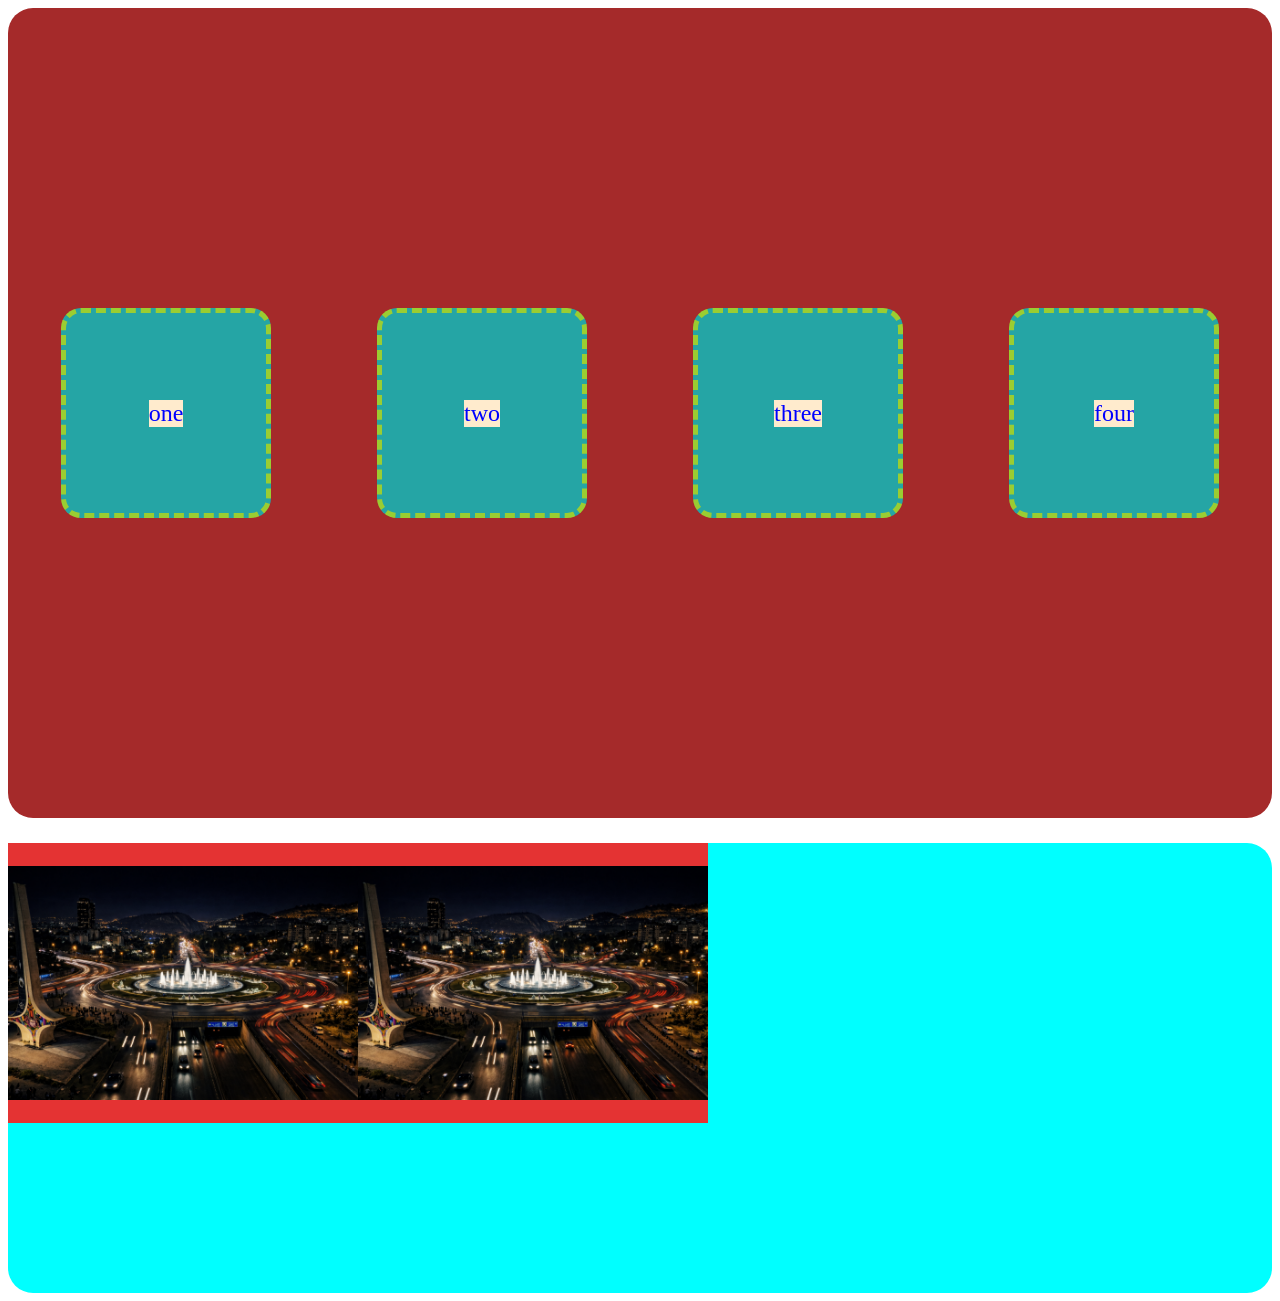
<file: main.html>
<html>
  <header>
    <link rel="stylesheet" href="style2.css" />
    <title>دمشق</title>
  </header>
  <body>
    <div class="main_box">
      <div class="container">
        <p>one</p>
      </div>
      <div class="container">
        <p>two</p>
      </div>
      <div class="container">
        <p>three</p>
      </div>
      <div class="container">
        <p class="paragraf">four</p>
      </div>
    </div>
    <div class="second_box">
      <div class="image_box">
        <img src="./assets/10.png" alt="" class="img1" />
      </div>
      <div class="image_box">
        <img src="./assets/10.png" alt="" class="img1" />

      </div>
    </div>
  </body>
</html>
</file>
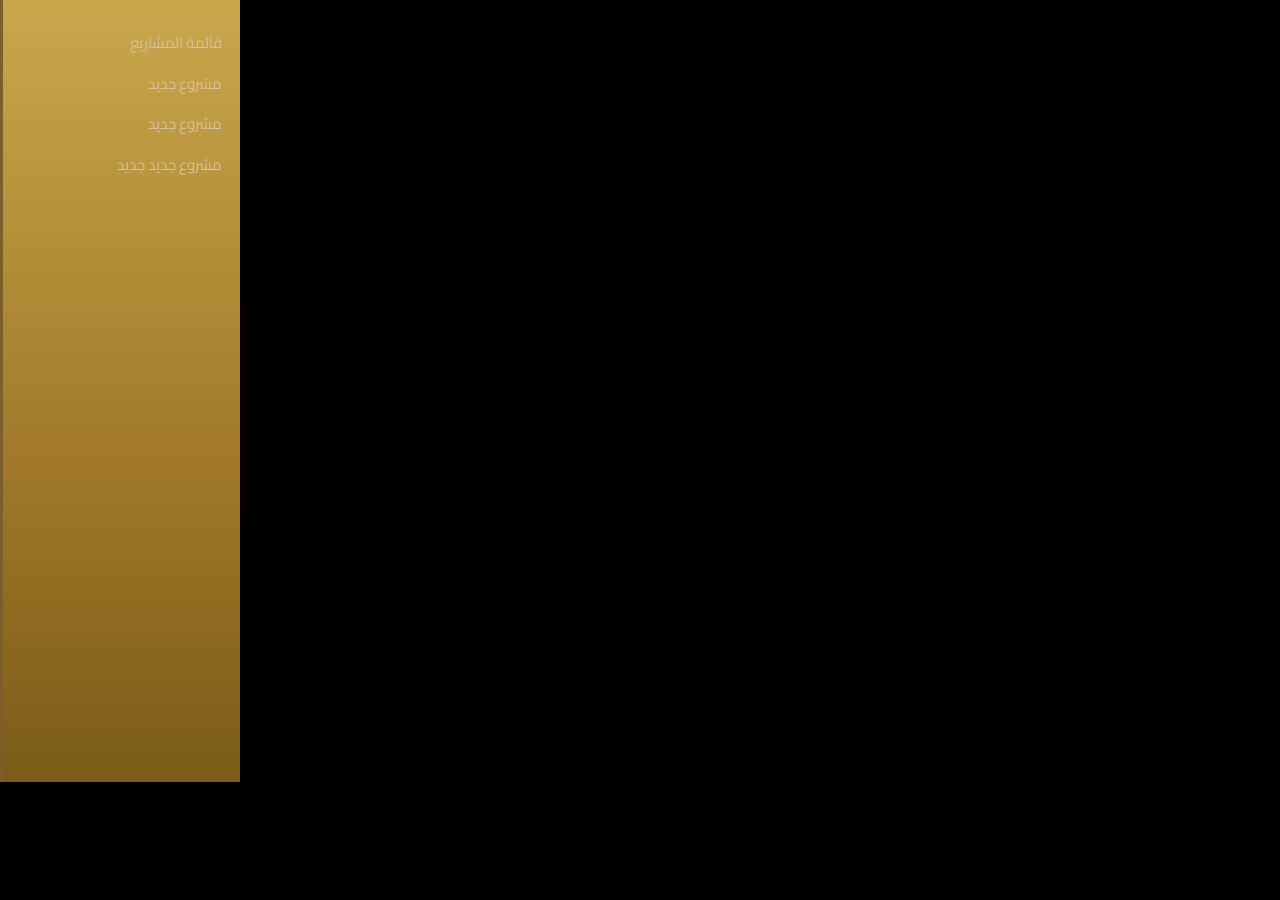
<file: old/moaz_project.html>
<!doctype html>
<html lang="ar" dir="rtl">
  <head>
    <meta charset="UTF-8" />
    <meta name="viewport" content="width=device-width, initial-scale=1.0" />
    <title>دمشق</title>
    <link rel="stylesheet" href="projects_moaz_Style.css" />
    <link
      href="https://fonts.googleapis.com/css2?family=Cairo:wght@300;400;700&display=swap"
      rel="stylesheet"
    />
  </head>
  <body>
    <div class="main_container">
      <div class="projectList">
        <p>قائمة المشاريع</p>
        <p>مشروع جديد</p>
        <p>مشروع جديد</p>
        <p>مشروع جديد جديد</p>
      </div>
      <div>
        <div>
            <div class="div-1"></div>
            <div class="div-2"></div>
        </div>
        <div>
            <div class="div-3"></div>
            <div class="div-4"></div>
            <div class="div-5"></div>
        </div>
        <div>
            <div></div>
            <div></div>
            <div></div>
        </div>
        <div></div>
      </div>
    </div>
  </body>
</html>
</file>
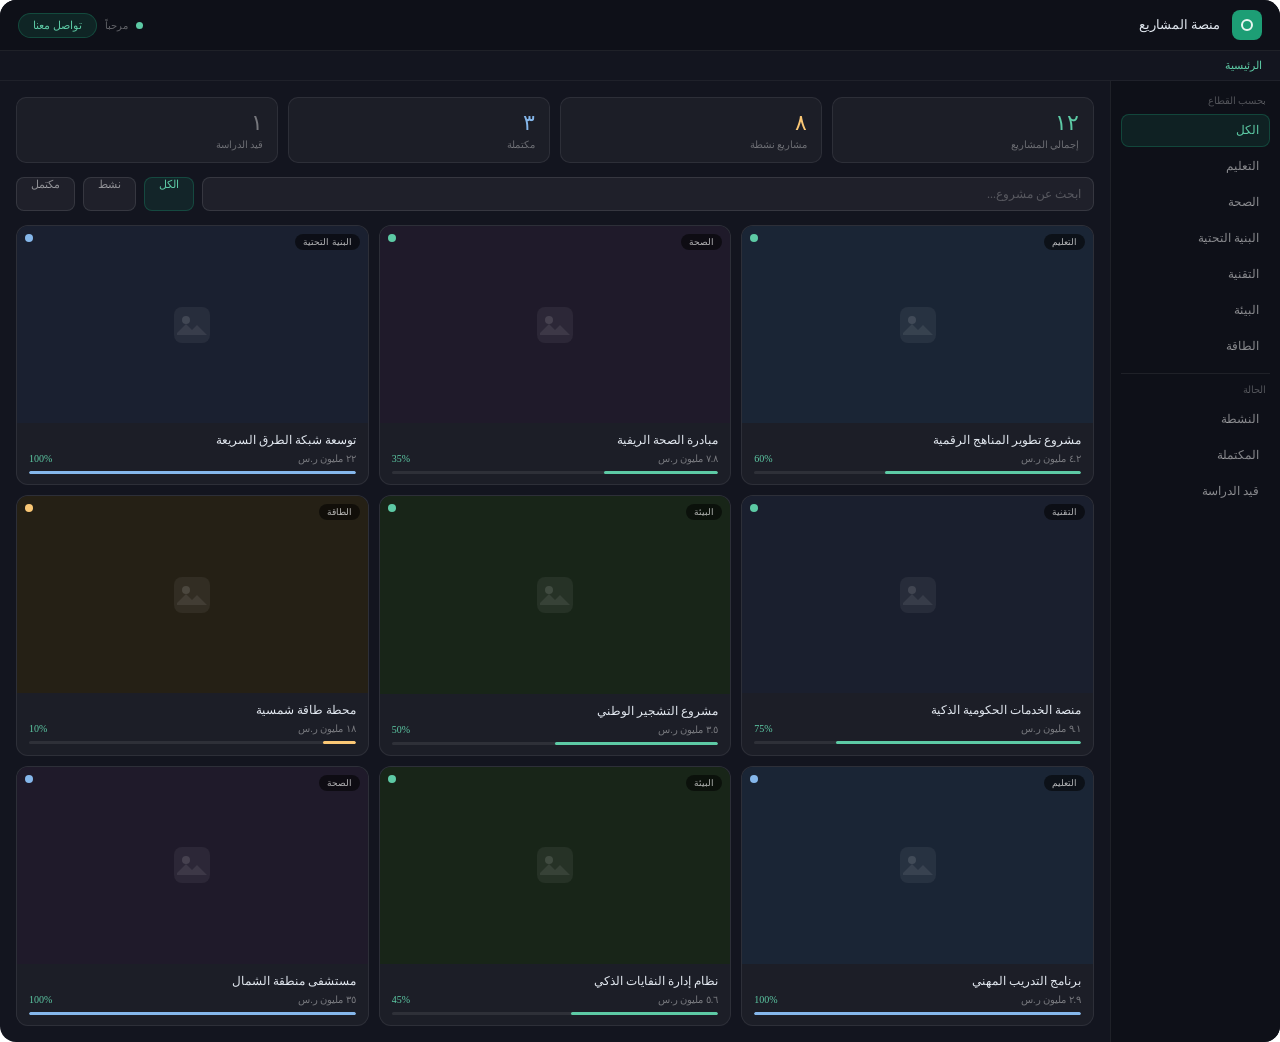
<file: old/projects.html>
<!doctype html>
<html lang="ar" dir="rtl">
  <head>
    <meta charset="UTF-8" />
    <meta name="viewport" content="width=device-width, initial-scale=1.0" />
    <title>دمشق</title>
    <link rel="stylesheet" href="projectsStyle.css" />
    <link
      href="https://fonts.googleapis.com/css2?family=Cairo:wght@300;400;700&display=swap"
      rel="stylesheet"
    />
  </head>
  <body>
    <div class="portal">
      <div class="topbar">
        <div class="logo"><div class="logo-in"></div></div>
        <span class="topbar-title">منصة المشاريع</span>
        <div class="topbar-right">
          <div class="sdot"></div>
          <span style="font-size: 10px; color: rgba(255, 255, 255, 0.35)"
            >مرحباً</span
          >
          <div class="contact-btn">تواصل معنا</div>
        </div>
      </div>

      <div class="breadcrumb" id="bc">
        <span class="bc-item active" id="bc-home" onclick="goHome()"
          >الرئيسية</span
        >
      </div>

      <!-- PAGE 1: قائمة المشاريع -->
      <div class="page visible" id="page1">
        <div class="p1-body">
          <div class="sidebar">
            <div class="s-label">بحسب القطاع</div>
            <div class="s-item active" onclick="filterSector(this, 'الكل')">
              الكل
            </div>
            <div class="s-item" onclick="filterSector(this, 'التعليم')">
              التعليم
            </div>
            <div class="s-item" onclick="filterSector(this, 'الصحة')">
              الصحة
            </div>
            <div class="s-item" onclick="filterSector(this, 'البنية التحتية')">
              البنية التحتية
            </div>
            <div class="s-item" onclick="filterSector(this, 'التقنية')">
              التقنية
            </div>
            <div class="s-item" onclick="filterSector(this, 'البيئة')">
              البيئة
            </div>
            <div class="s-item" onclick="filterSector(this, 'الطاقة')">
              الطاقة
            </div>
            <div class="s-div"></div>
            <div class="s-label">الحالة</div>
            <div class="s-item" onclick="filterSector(this, 'نشط')">النشطة</div>
            <div class="s-item" onclick="filterSector(this, 'مكتمل')">
              المكتملة
            </div>
            <div class="s-item" onclick="filterSector(this, 'قيد الدراسة')">
              قيد الدراسة
            </div>
          </div>
          <div class="p1-main">
            <div class="stats-row">
              <div class="stat-card">
                <div class="stat-num">١٢</div>
                <div class="stat-lbl">إجمالي المشاريع</div>
              </div>
              <div class="stat-card">
                <div class="stat-num" style="color: #fac775">٨</div>
                <div class="stat-lbl">مشاريع نشطة</div>
              </div>
              <div class="stat-card">
                <div class="stat-num" style="color: #85b7eb">٣</div>
                <div class="stat-lbl">مكتملة</div>
              </div>
              <div class="stat-card">
                <div class="stat-num" style="color: rgba(255, 255, 255, 0.4)">
                  ١
                </div>
                <div class="stat-lbl">قيد الدراسة</div>
              </div>
            </div>
            <div class="search-row">
              <input
                class="search-box"
                placeholder="ابحث عن مشروع..."
                id="search-input"
                oninput="filterSearch()"
              />
              <div
                class="filter-btn on"
                id="fb-all"
                onclick="setFilter('الكل', this)"
              >
                الكل
              </div>
              <div
                class="filter-btn"
                id="fb-active"
                onclick="setFilter('نشط', this)"
              >
                نشط
              </div>
              <div
                class="filter-btn"
                id="fb-done"
                onclick="setFilter('مكتمل', this)"
              >
                مكتمل
              </div>
            </div>
            <div class="projects-grid" id="projects-grid"></div>
          </div>
        </div>
      </div>

      <!-- PAGE 2: تفاصيل مشروع -->
      <div class="page" id="page2">
        <div class="p2-body">
          <div class="sidebar">
            <div class="s-label">بحسب القطاع</div>
            <div class="s-item" onclick="goHome()">الكل</div>
            <div class="s-item active">التعليم</div>
            <div class="s-item">الصحة</div>
            <div class="s-item">البنية التحتية</div>
            <div class="s-item">التقنية</div>
            <div class="s-item">البيئة</div>
            <div class="s-div"></div>
            <div class="s-item">النشطة</div>
            <div class="s-item">المكتملة</div>
          </div>
          <div class="p2-main">
            <div class="back-btn" onclick="goHome()">
              <div class="back-arrow">
                <svg width="14" height="14" viewBox="0 0 14 14" fill="none">
                  <path
                    d="M8 3l4 4-4 4M3 7h9"
                    stroke="#5DCAA5"
                    stroke-width="1.3"
                    stroke-linecap="round"
                  />
                </svg>
              </div>
              العودة للقائمة
            </div>
            <div class="card">
              <div class="field-lbl">اسم المشروع</div>
              <input
                class="dark-input"
                id="proj-name-field"
                placeholder="اسم المشروع"
                readonly
              />
            </div>
            <div class="row3">
              <div class="card">
                <div class="card-ttl">حالة الدعم</div>
                <div style="display: flex; align-items: center; gap: 6px">
                  <div
                    style="
                      width: 8px;
                      height: 8px;
                      border-radius: 50%;
                      background: #5dcaa5;
                    "
                  ></div>
                  <span style="font-size: 12px; color: #5dcaa5">ممول</span>
                </div>
                <div class="chip chip-t" style="margin-top: 8px">
                  وزارة التعليم
                </div>
              </div>
              <div class="card">
                <div class="card-ttl">قيمة المشروع</div>
                <div
                  id="proj-val-field"
                  style="font-size: 18px; font-weight: 500; color: #fac775"
                ></div>
                <div
                  style="
                    font-size: 10px;
                    color: rgba(255, 255, 255, 0.3);
                    margin-top: 2px;
                  "
                >
                  ريال سعودي
                </div>
              </div>
              <div class="card">
                <div class="card-ttl">حالة التنفيذ</div>
                <div
                  id="proj-pct-field"
                  style="font-size: 18px; font-weight: 500; color: #5dcaa5"
                ></div>
                <div class="ptrack">
                  <div class="pfill" id="proj-pct-bar"></div>
                </div>
              </div>
            </div>
            <div class="row2">
              <div class="card">
                <div class="card-ttl">الجهات الداعمة</div>
                <span class="chip chip-b">جهة داعمة ١</span>
                <span class="chip chip-b">جهة داعمة ٢</span>
                <span class="chip chip-t">شريك استراتيجي</span>
              </div>
              <div class="card">
                <div class="card-ttl">المدة الزمنية</div>
                <div
                  style="
                    display: flex;
                    align-items: center;
                    gap: 10px;
                    margin-top: 4px;
                  "
                >
                  <div>
                    <div
                      style="font-size: 10px; color: rgba(255, 255, 255, 0.3)"
                    >
                      البداية
                    </div>
                    <div style="font-size: 13px; color: #e2e8f0">
                      يناير ٢٠٢٤
                    </div>
                  </div>
                  <div
                    style="
                      flex: 1;
                      height: 1px;
                      background: rgba(255, 255, 255, 0.08);
                    "
                  ></div>
                  <div style="text-align: left">
                    <div
                      style="font-size: 10px; color: rgba(255, 255, 255, 0.3)"
                    >
                      النهاية
                    </div>
                    <div style="font-size: 13px; color: #e2e8f0">
                      ديسمبر ٢٠٢٦
                    </div>
                  </div>
                </div>
              </div>
            </div>
            <div class="card">
              <div
                style="
                  display: flex;
                  align-items: center;
                  justify-content: space-between;
                  margin-bottom: 10px;
                "
              >
                <span
                  style="
                    font-size: 12px;
                    font-weight: 500;
                    color: rgba(255, 255, 255, 0.7);
                  "
                  >صور وميديا المشروع</span
                >
                <div style="display: flex; gap: 6px">
                  <div
                    style="
                      font-size: 10px;
                      padding: 4px 10px;
                      border-radius: 6px;
                      cursor: pointer;
                      border: 0.5px solid rgba(29, 158, 117, 0.35);
                      background: rgba(29, 158, 117, 0.1);
                      color: #5dcaa5;
                    "
                  >
                    صور
                  </div>
                  <div
                    style="
                      font-size: 10px;
                      padding: 4px 10px;
                      border-radius: 6px;
                      cursor: pointer;
                      border: 0.5px solid rgba(55, 138, 221, 0.35);
                      background: rgba(55, 138, 221, 0.1);
                      color: #85b7eb;
                    "
                  >
                    فيديو
                  </div>
                  <div
                    style="
                      font-size: 10px;
                      padding: 4px 10px;
                      border-radius: 6px;
                      cursor: pointer;
                      border: 0.5px solid rgba(186, 117, 23, 0.3);
                      background: rgba(186, 117, 23, 0.1);
                      color: #fac775;
                    "
                  >
                    ملفات
                  </div>
                </div>
              </div>
              <div class="media-grid">
                <div class="mthumb">
                  <div class="mplaceholder" style="background: #1a2535">
                    <svg width="28" height="28" viewBox="0 0 28 28" fill="none">
                      <rect
                        width="28"
                        height="28"
                        rx="6"
                        fill="rgba(55,138,221,0.15)"
                      />
                      <circle
                        cx="9"
                        cy="10"
                        r="3"
                        fill="#378ADD"
                        opacity=".5"
                      />
                      <path
                        d="M2 20l7-7 5 5 4-4 8 8H2z"
                        fill="#378ADD"
                        opacity=".3"
                      /></svg
                    ><span
                      style="font-size: 9px; color: rgba(255, 255, 255, 0.3)"
                      >صورة ١</span
                    >
                  </div>
                  <div class="mov">
                    <div class="eye"><div class="eye-in"></div></div>
                  </div>
                  <div class="mbadge">JPG</div>
                  <div class="mcap">موقع المشروع</div>
                </div>
                <div class="mthumb">
                  <div class="mplaceholder" style="background: #1a2030">
                    <svg width="28" height="28" viewBox="0 0 28 28" fill="none">
                      <rect
                        width="28"
                        height="28"
                        rx="6"
                        fill="rgba(29,158,117,0.15)"
                      />
                      <rect
                        x="4"
                        y="8"
                        width="20"
                        height="12"
                        rx="3"
                        fill="rgba(29,158,117,0.2)"
                      />
                      <path
                        d="M11 11l7 3.5L11 18z"
                        fill="#1D9E75"
                        opacity=".7"
                      /></svg
                    ><span
                      style="font-size: 9px; color: rgba(255, 255, 255, 0.3)"
                      >فيديو</span
                    >
                  </div>
                  <div class="mov">
                    <div class="eye"><div class="eye-in"></div></div>
                  </div>
                  <div class="mbadge">MP4</div>
                  <div class="mcap">جولة افتراضية</div>
                </div>
                <div class="mthumb">
                  <div class="mplaceholder" style="background: #1f1a2a">
                    <svg width="28" height="28" viewBox="0 0 28 28" fill="none">
                      <rect
                        width="28"
                        height="28"
                        rx="6"
                        fill="rgba(93,202,165,0.1)"
                      />
                      <circle
                        cx="14"
                        cy="12"
                        r="5"
                        fill="rgba(93,202,165,0.2)"
                      />
                      <rect
                        x="3"
                        y="20"
                        width="22"
                        height="2"
                        rx="1"
                        fill="rgba(93,202,165,0.15)"
                      /></svg
                    ><span
                      style="font-size: 9px; color: rgba(255, 255, 255, 0.3)"
                      >صورة ٢</span
                    >
                  </div>
                  <div class="mov">
                    <div class="eye"><div class="eye-in"></div></div>
                  </div>
                  <div class="mbadge">PNG</div>
                  <div class="mcap">مخطط التصميم</div>
                </div>
                <div class="upload-z">
                  <div
                    style="
                      width: 24px;
                      height: 24px;
                      background: rgba(29, 158, 117, 0.15);
                      border-radius: 6px;
                      margin: 0 auto 5px;
                      display: flex;
                      align-items: center;
                      justify-content: center;
                    "
                  >
                    <div
                      style="
                        position: relative;
                        width: 12px;
                        height: 2px;
                        background: #5dcaa5;
                      "
                    >
                      <div
                        style="
                          position: absolute;
                          width: 2px;
                          height: 12px;
                          background: #5dcaa5;
                          top: -5px;
                          right: 5px;
                        "
                      ></div>
                    </div>
                  </div>
                  <div
                    style="font-size: 10px; color: rgba(255, 255, 255, 0.35)"
                  >
                    رفع ميديا
                  </div>
                  <div
                    style="
                      font-size: 9px;
                      color: rgba(255, 255, 255, 0.2);
                      margin-top: 2px;
                    "
                  >
                    JPG · PNG · MP4
                  </div>
                </div>
              </div>
            </div>
            <div class="card">
              <div class="card-ttl">آخر المستجدات</div>
              <div class="tl-item">
                <div class="tl-dot"></div>
                <div>
                  <div class="tl-txt">اعتماد مرحلة التنفيذ الثانية بنجاح</div>
                  <div class="tl-date">١٥ مارس ٢٠٢٥</div>
                </div>
              </div>
              <div class="tl-item">
                <div class="tl-dot" style="background: #fac775"></div>
                <div>
                  <div class="tl-txt">اجتماع متابعة مع الجهات الداعمة</div>
                  <div class="tl-date">٢ مارس ٢٠٢٥</div>
                </div>
              </div>
              <div class="tl-item">
                <div class="tl-dot" style="background: #85b7eb"></div>
                <div>
                  <div class="tl-txt">
                    رفع التقارير الميدانية للمرحلة الأولى
                  </div>
                  <div class="tl-date">١٠ فبراير ٢٠٢٥</div>
                </div>
              </div>
            </div>
          </div>
        </div>
      </div>
    </div>

    <script>
      const projects = [
        {
          name: "مشروع تطوير المناهج الرقمية",
          sector: "التعليم",
          status: "نشط",
          value: "٤.٢ مليون",
          pct: 60,
          color: "#1a2535",
          dot: "#5DCAA5",
        },
        {
          name: "مبادرة الصحة الريفية",
          sector: "الصحة",
          status: "نشط",
          value: "٧.٨ مليون",
          pct: 35,
          color: "#1f1a2a",
          dot: "#5DCAA5",
        },
        {
          name: "توسعة شبكة الطرق السريعة",
          sector: "البنية التحتية",
          status: "مكتمل",
          value: "٢٢ مليون",
          pct: 100,
          color: "#1a2030",
          dot: "#85B7EB",
        },
        {
          name: "منصة الخدمات الحكومية الذكية",
          sector: "التقنية",
          status: "نشط",
          value: "٩.١ مليون",
          pct: 75,
          color: "#1a1f2e",
          dot: "#5DCAA5",
        },
        {
          name: "مشروع التشجير الوطني",
          sector: "البيئة",
          status: "نشط",
          value: "٣.٥ مليون",
          pct: 50,
          color: "#182518",
          dot: "#5DCAA5",
        },
        {
          name: "محطة طاقة شمسية",
          sector: "الطاقة",
          status: "قيد الدراسة",
          value: "١٨ مليون",
          pct: 10,
          color: "#252015",
          dot: "#FAC775",
        },
        {
          name: "برنامج التدريب المهني",
          sector: "التعليم",
          status: "مكتمل",
          value: "٢.٩ مليون",
          pct: 100,
          color: "#1a2535",
          dot: "#85B7EB",
        },
        {
          name: "نظام إدارة النفايات الذكي",
          sector: "البيئة",
          status: "نشط",
          value: "٥.٦ مليون",
          pct: 45,
          color: "#182518",
          dot: "#5DCAA5",
        },
        {
          name: "مستشفى منطقة الشمال",
          sector: "الصحة",
          status: "مكتمل",
          value: "٣٥ مليون",
          pct: 100,
          color: "#1f1a2a",
          dot: "#85B7EB",
        },
      ];

      let currentFilter = "الكل";
      let currentSector = "الكل";
      let currentSearch = "";

      function renderGrid() {
        const grid = document.getElementById("projects-grid");
        const filtered = projects.filter((p) => {
          const matchF = currentFilter === "الكل" || p.status === currentFilter;
          const matchS = currentSector === "الكل" || p.sector === currentSector;
          const matchQ =
            !currentSearch ||
            p.name.includes(currentSearch) ||
            p.sector.includes(currentSearch);
          return matchF && matchS && matchQ;
        });
        grid.innerHTML = filtered
          .map(
            (p, i) => `
    <div class="proj-card" onclick="openProject(${projects.indexOf(p)})">
      <div class="proj-thumb" style="background:${p.color}">
        <svg width="36" height="36" viewBox="0 0 36 36" fill="none"><rect width="36" height="36" rx="8" fill="rgba(255,255,255,0.06)"/><circle cx="12" cy="13" r="4" fill="rgba(255,255,255,0.12)"/><path d="M3 26l9-9 6 6 5-5 10 10H3z" fill="rgba(255,255,255,0.08)"/></svg>
        <div class="proj-sector-tag">${p.sector}</div>
        <div class="proj-status-dot" style="background:${p.dot}"></div>
      </div>
      <div class="proj-info">
        <div class="proj-name">${p.name}</div>
        <div class="proj-meta">
          <span class="proj-val">${p.value} ر.س</span>
          <span class="proj-pct">${p.pct}%</span>
        </div>
        <div class="proj-bar"><div class="proj-bar-fill" style="width:${p.pct}%;background:${p.dot}"></div></div>
      </div>
    </div>
  `,
          )
          .join("");
      }
      function openProject(idx) {
        const p = projects[idx];
        document.getElementById("proj-name-field").value = p.name;
        document.getElementById("proj-val-field").textContent = p.value;
        document.getElementById("proj-pct-field").textContent = p.pct + "%";
        document.getElementById("proj-pct-bar").style.width = p.pct + "%";
        document.getElementById("page1").classList.remove("visible");
        document.getElementById("page2").classList.add("visible");
        document.getElementById("bc").innerHTML =
          `<span class="bc-item" onclick="goHome()" style="cursor:pointer">الرئيسية</span><span class="bc-sep">›</span><span class="bc-item active">${p.sector}</span><span class="bc-sep">›</span><span class="bc-item active">${p.name}</span>`;
      }
      function goHome() {
        document.getElementById("page1").classList.add("visible");
        document.getElementById("page2").classList.remove("visible");
        document.getElementById("bc").innerHTML =
          `<span class="bc-item active">الرئيسية</span>`;
      }
      function filterSector(el, sector) {
        document
          .querySelectorAll(".s-item")
          .forEach((x) => x.classList.remove("active"));
        el.classList.add("active");
        currentSector = sector;
        if (["نشط", "مكتمل", "قيد الدراسة"].includes(sector)) {
          currentFilter = sector;
          currentSector = "الكل";
        } else {
          currentFilter = "الكل";
        }
        renderGrid();
      }
      function setFilter(f, el) {
        currentFilter = f;
        document
          .querySelectorAll(".filter-btn")
          .forEach((x) => x.classList.remove("on"));
        el.classList.add("on");
        renderGrid();
      }
      function filterSearch() {
        currentSearch = document.getElementById("search-input").value;
        renderGrid();
      }
      renderGrid();
    </script>
  </body>
</html>
</file>
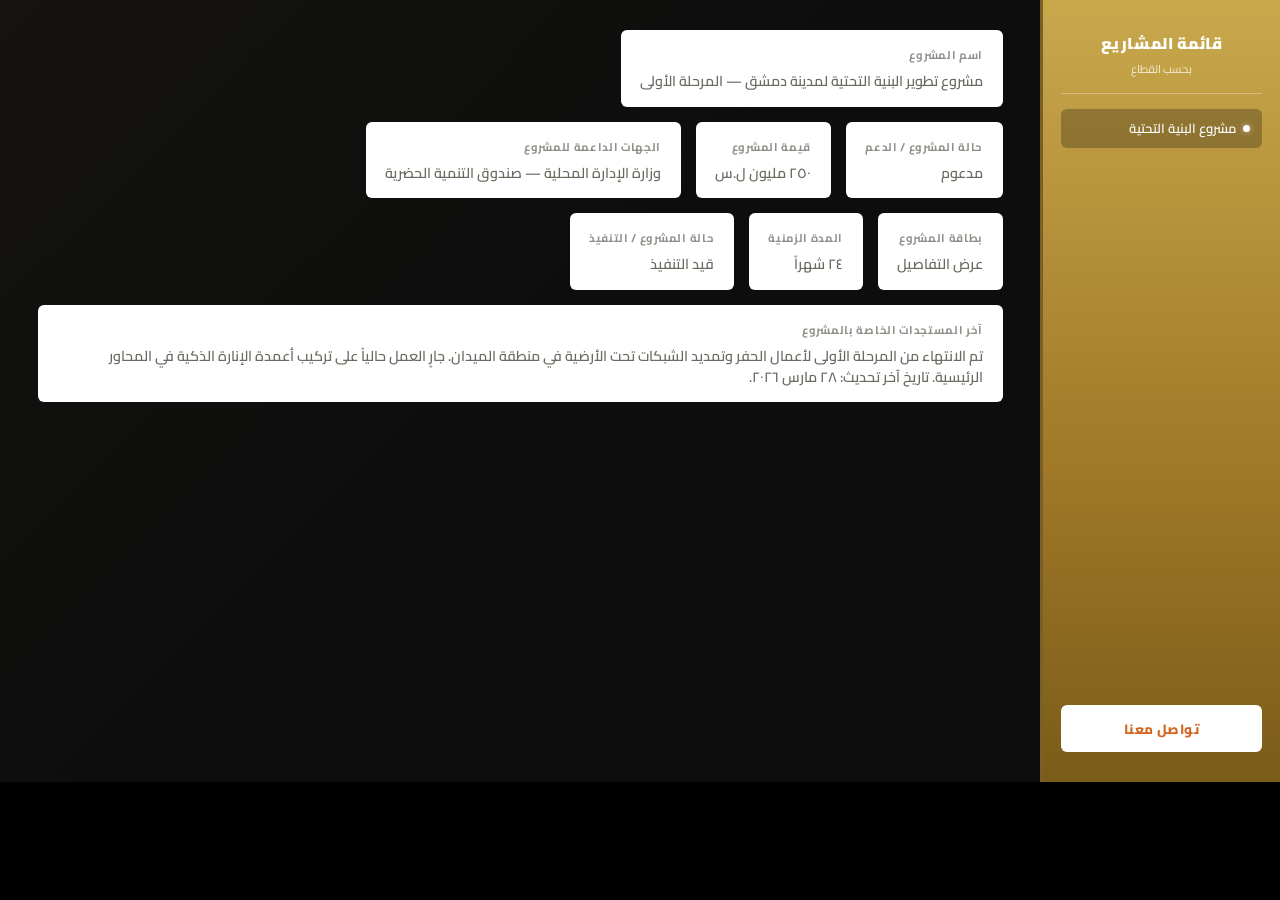
<file: old/projects_moaz.html>
<!doctype html>
<html lang="ar" dir="rtl">
  <head>
    <meta charset="UTF-8" />
    <meta name="viewport" content="width=device-width, initial-scale=1.0" />
    <title>محافظة دمشق — المشاريع</title>
    <link rel="stylesheet" href="projects_moaz_Style.css" />
    <link
      href="https://fonts.googleapis.com/css2?family=Cairo:wght@300;400;600;700;900&family=Tajawal:wght@300;400;500;700&display=swap"
      rel="stylesheet"
    />
  </head>
  <body>
    <div class="main_container">
      <!-- <div class="navbar">
        <a href="#" class="phrase1"><p>الأخبار</p></a>
        <a href="#" class="phrase2"><p>التعاميم</p></a>
        <a href="#" class="phrase3"><p>النظرة الثقافية</p></a>
        <a href="services.html" class="phrase4"><p>الخدمات</p></a>
        <div class="logo-box">
          <img src="assets/logo.png" alt="logo" class="logo-img" />
          <p class="logo-text-svg">محافظة دمشق</p>
        </div>
        <a href="#" class="phrase5"><p>دليل دمشق</p></a>
        <a href="projects_moaz.html" class="phrase6"><p>المشاريع</p></a>
        <a href="#" class="phrase7"><p>حملة دمشق</p></a>
        <a href="#" class="phrase8"><p>الاستثمارات</p></a>
      </div> -->
      <section class="project-detail">
        <div class="row row-name">
          <div class="field-box">
            <label>اسم المشروع</label>
            <p>مشروع تطوير البنية التحتية لمدينة دمشق — المرحلة الأولى</p>
          </div>
        </div>
        <div class="row row-meta">
          <div class="field-box">
            <label>حالة المشروع / الدعم</label>
            <p>مدعوم</p>
          </div>
          <div class="field-box">
            <label>قيمة المشروع</label>
            <p>٢٥٠ مليون ل.س</p>
          </div>
          <div class="field-box">
            <label>الجهات الداعمة للمشروع</label>
            <p>وزارة الإدارة المحلية — صندوق التنمية الحضرية</p>
          </div>
        </div>
        <div class="row row-exec">
          <div class="field-box">
            <label>بطاقة المشروع</label>
            <p>عرض التفاصيل</p>
          </div>
          <div class="field-box">
            <label>المدة الزمنية</label>
            <p>٢٤ شهراً</p>
          </div>
          <div class="field-box">
            <label>حالة المشروع / التنفيذ</label>
            <p>قيد التنفيذ</p>
          </div>
        </div>
        <div class="row row-updates">
          <div class="field-box">
            <label>آخر المستجدات الخاصة بالمشروع</label>
            <p>
              تم الانتهاء من المرحلة الأولى لأعمال الحفر وتمديد الشبكات تحت
              الأرضية في منطقة الميدان. جارٍ العمل حالياً على تركيب أعمدة
              الإنارة الذكية في المحاور الرئيسية. تاريخ آخر تحديث: ٢٨ مارس ٢٠٢٦.
            </p>
          </div>
        </div>
      </section>
      <aside class="projectList">
        <div class="sidebar-header">
          <span>قائمة المشاريع</span>
          <small>بحسب القطاع</small>
        </div>
        <ul>
          <li class="active"><span class="dot"></span> مشروع البنية التحتية</li>
          <!-- <li><span class="dot"></span> مشروع الطرق والجسور</li>
          <li><span class="dot"></span> مشروع التشجير</li>
          <li><span class="dot"></span> مشروع الإنارة العامة</li>
          <li><span class="dot"></span> مشروع الصرف الصحي</li>
          <li><span class="dot"></span> مشروع إعادة الإعمار</li> -->
        </ul>
        <button class="btn-contact">تواصل معنا</button>
      </aside>
    </div>
  </body>
</html>
</file>
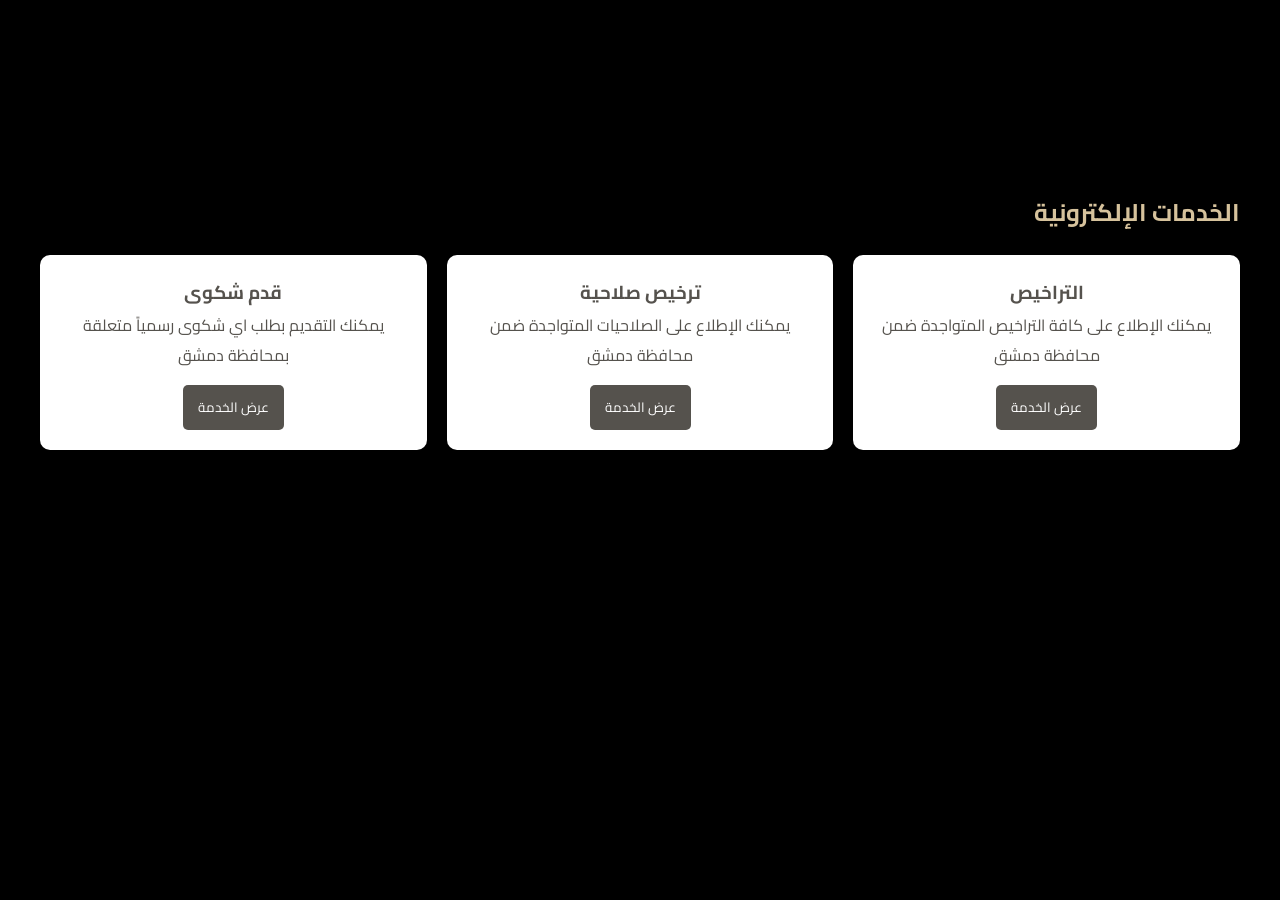
<file: old/services.html>
<!doctype html>
<html lang="ar" dir="rtl">
  <head>
    <meta charset="UTF-8" />
    <meta name="viewport" content="width=device-width, initial-scale=1.0" />
    <title>دمشق - خدمات</title>
    <link rel="stylesheet" href="style.css" />
    <link
      href="https://fonts.googleapis.com/css2?family=Cairo:wght@300;400;700&display=swap"
      rel="stylesheet"
    />
  </head>
  <body class="body">
    <header class="header" style="padding-top: 125px"></header>
    <section class="services">
      <div class="container">
        <h2 class="title-services">الخدمات الإلكترونية</h2>
        <div class="services-grid">
          <div class="service-card">
            <h3>التراخيص</h3>
            <p>يمكنك الإطلاع على كافة التراخيص المتواجدة ضمن محافظة دمشق</p>
            <button>عرض الخدمة</button>
          </div>
          <div class="service-card">
            <h3>ترخيص صلاحية</h3>
            <p>يمكنك الإطلاع على الصلاحيات المتواجدة ضمن محافظة دمشق</p>
            <button>عرض الخدمة</button>
          </div>
          <div class="service-card">
            <h3>قدم شكوى</h3>
            <p>يمكنك التقديم بطلب اي شكوى رسمياً متعلقة بمحافظة دمشق</p>
            <button>عرض الخدمة</button>
          </div>
        </div>
      </div>
    </section>
  </body>
</html>
</file>
<file: style2.css>
.main_box{
    width: 100%;
    height: 90vh;
    background-color: brown;
    border-radius: 25px;
    display: flex;
    /* flex-direction: column; */
    align-items: center;
    justify-content: space-around;
}
.container{
    width:200px;
    background-color: rgb(37, 165, 165);
    height: 200px;
    margin:15px;
    display: flex;
    justify-content: center;
    align-items: center;
    border-radius: 20px;
    border:5px dashed yellowgreen;
}
.paragraf{
    color:antiquewhite;
}
.container p{
    color:blue;
    font-size: 24px;
    background-color: blanchedalmond;
}
.second_box{
    width: 100%;
    height: 50vh;
    background-color: aqua;
    margin-top:25px;
    border-radius: 25px;
    display: flex;
}
.image_box{
    width: 350px;
    display: flex;
    justify-content: center;
    align-items: center;
    background-color: rgb(228, 51, 51);
    height: 280px;
}
.img1{
    width: 100%;
    /* height: 200px; */
}
</file>
<file: old/projects_moaz_Style.css>
:root {
  --bg-dark:       #0d0d0d;
  --bg-card:       #141414;
  --bg-overlay:    rgba(10, 10, 10, 0.72);
  --gold:          #c9a84c;
  --gold-light:    #e2c97e;
  --gold-dim:      #7a6028;
  --orange:        #d4641e;
  --orange-hover:  #e07840;
  --blue:          #3a6ea5;
  --blue-hover:    #4e89c6;
  --text-main:     #f0ece2;
  --text-muted:    #9a9080;
  --border:        rgba(201, 168, 76, 0.25);
  --radius:        6px;
  --font-main:     'Cairo', 'Tajawal', sans-serif;
}
*, *::before, *::after { box-sizing: border-box; margin: 0; padding: 0; }

html, body {
  height: 100%;
  background: var(--bg-dark);
  color: var(--text-main);
  font-family: var(--font-main);
  font-size: 15px;
  line-height: 1.7;
}

.navbar {
  display: flex;
  align-items: center;
  justify-content: space-between;
  padding: 0 2rem;
  height: 70px;
  background: linear-gradient(180deg, #000000ee 0%, #0d0d0dcc 100%);
  border-bottom: 1px solid var(--border);
  position: sticky;
  top: 0;
  z-index: 100;
  backdrop-filter: blur(8px);
}

.nav-links {
  display: flex;
  gap: 1.6rem;
}

.nav-links a {
  color: var(--text-muted);
  text-decoration: none;
  font-size: 0.88rem;
  font-weight: 600;
  letter-spacing: 0.02em;
  transition: color 0.2s;
}

.nav-links a:hover,
.nav-links a.active {
  color: var(--gold-light);
}

.nav-logo {
  display: flex;
  flex-direction: column;
  align-items: center;
  gap: 2px;
  color: var(--gold);
  font-size: 0.78rem;
  font-weight: 700;
  letter-spacing: 0.05em;
}

.logo-eagle {
  font-size: 1.6rem;
  filter: sepia(1) saturate(3) hue-rotate(10deg);
}

.main_container {
  display: flex;
  flex-direction: row-reverse; 
  gap: 0;
  min-height: calc(100vh - 70px - 48px);
  /* padding-top: 120px; */
}

.projectList {
  width: 240px;
  min-width: 220px;
  background: linear-gradient(180deg, #c9a84c 0%, #a07828 60%, #7a5c18 100%);
  padding: 2rem 1.2rem 2rem 1.2rem;
  display: flex;
  flex-direction: column;
  gap: 1rem;
  border-left: 3px solid var(--gold-dim);
}

.sidebar-header {
  display: flex;
  flex-direction: column;
  align-items: center;
  text-align: center;
  color: #fff;
  padding-bottom: 1rem;
  border-bottom: 1px solid rgba(255,255,255,0.3);
}

.sidebar-header span {
  font-size: 1.05rem;
  font-weight: 900;
  letter-spacing: 0.04em;
}

.sidebar-header small {
  font-size: 0.75rem;
  opacity: 0.8;
  margin-top: 2px;
}

.projectList ul {
  list-style: none;
  display: flex;
  flex-direction: column;
  gap: 0.4rem;
  flex: 1;
}

.projectList li {
  display: flex;
  align-items: center;
  gap: 0.5rem;
  padding: 0.55rem 0.8rem;
  border-radius: var(--radius);
  color: rgba(255,255,255,0.85);
  font-size: 0.87rem;
  font-weight: 600;
  cursor: pointer;
  transition: background 0.2s, color 0.2s;
}

.projectList li:hover {
  background: rgba(255,255,255,0.18);
  color: #fff;
}

.projectList li.active {
  background: rgba(0,0,0,0.25);
  color: #fff;
}

.dot {
  width: 7px;
  height: 7px;
  border-radius: 50%;
  background: #fff;
  flex-shrink: 0;
  opacity: 0.7;
}

.projectList li.active .dot {
  background: #fff;
  opacity: 1;
  box-shadow: 0 0 6px #fff8;
}

.btn-contact {
  margin-top: auto;
  padding: 0.7rem 1rem;
  background: #fff;
  color: var(--orange);
  border: none;
  border-radius: var(--radius);
  font-family: var(--font-main);
  font-size: 0.9rem;
  font-weight: 800;
  cursor: pointer;
  letter-spacing: 0.03em;
  transition: background 0.2s, color 0.2s;
}

.btn-contact:hover {
  background: var(--gold-light);
  color: #fff;
}

.project-detail {
  flex: 1;
  padding: 2rem 2.5rem;
  display: flex;
  flex-direction: column;
  gap: 1rem;
  background:
    linear-gradient(135deg, rgba(201,168,76,0.04) 0%, transparent 50%),
    var(--bg-dark);
}

.row {
  display: flex;
  gap: 1rem;
}

.field-box {
  border-radius: var(--radius);
  padding: 1rem 1.3rem;
  display: flex;
  flex-direction: column;
  gap: 0.4rem;
  transition: transform 0.15s, box-shadow 0.15s;
  background-color: #fff;
}

.field-box:hover {
  transform: translateY(-2px);
  box-shadow: 0 6px 24px rgba(0,0,0,0.4);
}

.field-box label {
  font-size: 0.75rem;
  font-weight: 700;
  letter-spacing: 0.06em;
  text-transform: uppercase;
  opacity: 0.75;
  color: #6c6961;
}

.field-box p {
  font-size: 0.95rem;
  font-weight: 600;
  line-height: 1.5;
  color:#6c6961;
}

.name-box {
  background: transparent;
  border: 1.5px solid var(--border);
  color: var(--text-main);
  flex: 1;
}

.name-box label {
  color: var(--gold);
}

.orange-box {
  background: var(--orange);
  color: #fff;
  flex: 1;
}

.orange-box label {
  color: rgba(255,255,255,0.75);
}

.orange-box:hover {
  background: var(--orange-hover);
}

.blue-box {
  background: var(--blue);
  color: #fff;
  flex: 1;
}

.blue-box label {
  color: rgba(255,255,255,0.75);
}

.blue-box:hover {
  background: var(--blue-hover);
}

.blue-box p {
  font-weight: 400;
  font-size: 0.92rem;
  line-height: 1.8;
}

.row-name .name-box {
  min-height: 80px;
}

.row-name .name-box p {
  font-size: 1.1rem;
  font-weight: 700;
  color: var(--gold-light);
}

.row-meta .orange-box:first-child,
.row-meta .orange-box:nth-child(2) {
  flex: 0 0 160px;
  max-width: 180px;
}

.row-meta .supporters-box {
  flex: 1;
}

.row-exec .orange-box {
  min-height: 100px;
}

.row-updates .blue-box {
  min-height: 130px;
}

.footer {
  height: 48px;
  background: #000;
  border-top: 1px solid var(--border);
  display: flex;
  align-items: center;
  justify-content: center;
  color: var(--text-muted);
  font-size: 0.78rem;
  letter-spacing: 0.04em;
}

@media (max-width: 800px) {
  .main_container {
    flex-direction: column;
  }

  .projectList {
    width: 100%;
    min-width: unset;
    flex-direction: row;
    flex-wrap: wrap;
    padding: 1rem;
  }

  .projectList ul {
    flex-direction: row;
    flex-wrap: wrap;
    gap: 0.4rem;
  }

  .projectList li {
    white-space: nowrap;
  }

  .project-detail {
    padding: 1rem;
  }

  .row {
    flex-wrap: wrap;
  }

  .field-box {
    min-width: calc(50% - 0.5rem);
  }

  .navbar {
    flex-wrap: wrap;
    height: auto;
    padding: 0.6rem 1rem;
    gap: 0.4rem;
  }

  .nav-links {
    gap: 0.8rem;
  }

  .nav-links a {
    font-size: 0.78rem;
  }
}

* {
  margin: 0;
  padding: 0;
  box-sizing: border-box;
  font-family: "Cairo", sans-serif;
}

body {
  overflow: hidden;
  background-color: black;
  color: rgba(214, 194, 156, 1);
}
.video-bg {
  position: absolute;
  top: 0;
  left: 0;
  width: 100%;
  height: 100%;
  object-fit: cover;
  z-index: -1;
}
.overlay {
  position: absolute;
  width: 100%;
  height: 100%;
  background: rgba(0, 0, 0, 0.4);
  top: 0;
  left: 0;
}
.navbar {
  position: absolute;
  left: 8%;
  width: fit-content;
  padding: 15px 50px;
  border-radius: 0px 0px 20px 20px;
  display: flex;
  gap: 35px;
  align-items: center;
  white-space: nowrap;
  background: rgb(33, 32, 30);
  backdrop-filter: blur(12px);
  -webkit-backdrop-filter: blur(12px);
  border: 1px solid rgba(214, 194, 156, 1);
  border-top: 0px;
  overflow: visible;
  transform: translateY(-200px);
  animation: slideDown 2s ease forwards;
  animation-delay: 4s;
  height: 70px;
  margin-bottom: 75px;
}
.navbar a {
  color: #d6c29c;
  text-decoration: none;
  font-size: 22px;
  transition: 0.3s;
}
.navbar a p {
  text-shadow: 5px 0px 10px #d6c29c;
}
.navbar a:hover {
  color: #d6c29c;
  transform: scale(1.1);
}
.login-btn {
  position: absolute;
  top: 5px;
  left: 20px;
  font-size: 22px;
  color: #d6c29c;
  padding: 10px 40px;
  border-radius: 30px;
  text-decoration: none;
  font-weight: bold;
  transition: 0.3s;
}
.logo-box {
  position: relative;
  display: flex;
  flex-direction: column;
  align-items: center;
  color: #d6c29c;
  animation: 4s ease;
  animation-delay: 10s;
  border: 1px solid rgba(214, 194, 156, 1);
  background: rgb(33, 32, 30);
  border-top: 0px;
  border-radius: 0px 0px 20px 20px;
  margin-top: 60px;
  overflow: visible;
  height: 75px;
  margin-top: 144px;
  min-width: 150px;
}
.logo-img {
  width: 130px;
  height: auto;
  position: absolute;
  top: -75px;
}
.logo-text-svg {
  margin-top: 35px;
}
.title-container {
  position: absolute;
  bottom: 50px;
  right: 30px;
  text-align: right;
  width: auto;
  max-width: 90%;
  direction: rtl;
}
.title {
  font-size: 70px;
  color: #d6c29c;
  font-weight: bold;
  display: inline-block;
  white-space: nowrap;
  overflow: hidden;
  border-left: 4px solid #d6c29c;
  width: 0;
  animation:
    typing 2s steps(6) forwards,
    blink 0.7s infinite,
    hideCursor 0s linear 2s forwards;
}
.subtitle {
  font-size: 40px;
  color: #d6c29c;
  margin-top: 10px;
  display: block;
  white-space: nowrap;
  overflow: hidden;
  border-left: 3px solid #eee;
  width: 0;
  animation:
    typing-sub 4s steps(30) forwards,
    blink 0.7s infinite,
    hideCursor 0s linear 6.2s forwards;
  animation-delay: 2.2s;
}
.phrase1 {
  transform: translateX(-5000px);
  animation: slideRight1 1s ease forwards;
  animation-delay: 9.2s;
}
.phrase2 {
  transform: translateX(-5000px);
  animation: slideRight1 1s ease forwards;
  animation-delay: 8.2s;
}
.phrase3 {
  transform: translateX(-5000px);
  animation: slideRight1 1s ease forwards;
  animation-delay: 7.2s;
}
.phrase4 {
  transform: translateX(-5000px);
  animation: slideRight1 1s ease forwards;
  animation-delay: 6.2s;
}
.phrase5 {
  transform: translateX(5000px);
  animation: slideRight1 1s ease forwards;
  animation-delay: 6.2s;
}
.phrase6 {
  transform: translateX(5000px);
  animation: slideRight1 1s ease forwards;
  animation-delay: 7.2s;
}
.phrase7 {
  transform: translateX(5000px);
  animation: slideRight1 1s ease forwards;
  animation-delay: 8.2s;
}
.phrase8 {
  transform: translateX(5000px);
  animation: slideRight1 1s ease forwards;
  animation-delay: 9.2s;
}

.services {
  padding: 40px;
}
.title-services {
  margin-bottom: 20px;
}

.services-grid {
  display: grid;
  grid-template-columns: repeat(auto-fit, minmax(250px, 1fr));
  gap: 20px;
}

.service-card {
  background: white;
  padding: 20px;
  border-radius: 10px;
  box-shadow: 0 2px 8px rgba(0, 0, 0, 0.1);
  text-align: center;
  transition: 0.3s;
}

.service-card:hover {
  transform: translateY(-5px);
}

.service-card button {
  margin-top: 15px;
  padding: 10px 15px;
  background-color: rgba(214, 194, 156, 1);;
  color: white;
  border: none;
  border-radius: 5px;
  cursor: pointer;
}

.service-card button:hover {
  background-color: rgba(214, 194, 156, 0.8);;
}

.header {
  width: 100%;
  padding: 25px;
}
@keyframes typing-sub {
  from {
    width: 0;
  }
  to {
    width: 30ch;
  }
}
@keyframes typing {
  from {
    width: 0;
  }
  to {
    width: 6ch;
  }
}
@keyframes blink {
  0% {
    border-color: transparent;
  }
  50% {
    border-color: #d6c29c;
  }
  100% {
    border-color: transparent;
  }
}
@keyframes fadeIn {
  from {
    opacity: 0;
    transform: translateY(10px);
  }
  to {
    opacity: 1;
    transform: translateY(0);
  }
}
@keyframes hideCursor {
  to {
    border-color: transparent;
  }
}
@keyframes slideDown {
  to {
    transform: translateY(0px);
  }
}
@keyframes slideRight1 {
  to {
    transform: translateX(0px);
  }
}
</file>
<file: old/projectsStyle.css>
* {
  box-sizing: border-box;
  margin: 0;
  padding: 0;
}
.portal {
  background: #13151f;
  border-radius: 16px;
  overflow: hidden;
  font-family: var(--font-sans);
  direction: rtl;
  min-height: 720px;
}
.topbar {
  background: #0e1018;
  border-bottom: 0.5px solid rgba(255, 255, 255, 0.07);
  padding: 10px 18px;
  display: flex;
  align-items: center;
  gap: 12px;
}
.logo {
  width: 30px;
  height: 30px;
  background: #1d9e75;
  border-radius: 8px;
  display: flex;
  align-items: center;
  justify-content: center;
}
.logo-in {
  width: 12px;
  height: 12px;
  border: 2px solid rgba(255, 255, 255, 0.9);
  border-radius: 50%;
}
.topbar-title {
  font-size: 13px;
  font-weight: 500;
  color: #e2e8f0;
}
.topbar-right {
  margin-right: auto;
  display: flex;
  align-items: center;
  gap: 8px;
}
.contact-btn {
  font-size: 11px;
  padding: 5px 14px;
  background: rgba(29, 158, 117, 0.15);
  color: #5dcaa5;
  border: 0.5px solid rgba(29, 158, 117, 0.3);
  border-radius: 20px;
  cursor: pointer;
}
.sdot {
  width: 7px;
  height: 7px;
  border-radius: 50%;
  background: #5dcaa5;
}
.breadcrumb {
  display: flex;
  align-items: center;
  gap: 6px;
  padding: 8px 18px;
  border-bottom: 0.5px solid rgba(255, 255, 255, 0.05);
}
.bc-item {
  font-size: 11px;
  color: rgba(255, 255, 255, 0.35);
  cursor: pointer;
}
.bc-item.active {
  color: #5dcaa5;
}
.bc-sep {
  font-size: 10px;
  color: rgba(255, 255, 255, 0.2);
}
.page {
  display: none;
}
.page.visible {
  display: block;
}

.p1-body {
  display: grid;
  grid-template-columns: 170px 1fr;
  min-height: 660px;
}
.sidebar {
  background: #0e1018;
  border-left: 0.5px solid rgba(255, 255, 255, 0.07);
  padding: 14px 10px;
}
.s-label {
  font-size: 10px;
  color: rgba(255, 255, 255, 0.28);
  margin-bottom: 8px;
  padding-right: 4px;
}
.s-item {
  padding: 8px 10px;
  border-radius: 8px;
  font-size: 12px;
  color: rgba(255, 255, 255, 0.5);
  cursor: pointer;
  border: 0.5px solid transparent;
  margin-bottom: 3px;
  transition: all 0.15s;
}
.s-item:hover {
  background: rgba(255, 255, 255, 0.05);
  color: rgba(255, 255, 255, 0.8);
}
.s-item.active {
  background: rgba(29, 158, 117, 0.12);
  border-color: rgba(29, 158, 117, 0.3);
  color: #5dcaa5;
}
.s-div {
  height: 0.5px;
  background: rgba(255, 255, 255, 0.07);
  margin: 10px 0;
}
.p1-main {
  padding: 16px;
  overflow: hidden;
}
.stats-row {
  display: grid;
  grid-template-columns: repeat(4, 1fr);
  gap: 10px;
  margin-bottom: 14px;
}
.stat-card {
  background: rgba(255, 255, 255, 0.04);
  border: 0.5px solid rgba(255, 255, 255, 0.08);
  border-radius: 10px;
  padding: 12px 14px;
}
.stat-num {
  font-size: 22px;
  font-weight: 500;
  color: #5dcaa5;
}
.stat-lbl {
  font-size: 10px;
  color: rgba(255, 255, 255, 0.35);
  margin-top: 3px;
}
.search-row {
  display: flex;
  gap: 8px;
  margin-bottom: 14px;
  align-items: center;
}
.search-box {
  flex: 1;
  background: rgba(255, 255, 255, 0.05);
  border: 0.5px solid rgba(255, 255, 255, 0.1);
  border-radius: 8px;
  height: 34px;
  padding: 0 12px;
  color: #e2e8f0;
  font-size: 12px;
  outline: none;
  font-family: var(--font-sans);
}
.search-box::placeholder {
  color: rgba(255, 255, 255, 0.25);
}
.filter-btn {
  font-size: 11px;
  padding: 0 14px;
  height: 34px;
  background: rgba(255, 255, 255, 0.05);
  border: 0.5px solid rgba(255, 255, 255, 0.1);
  border-radius: 8px;
  color: rgba(255, 255, 255, 0.5);
  cursor: pointer;
}
.filter-btn.on {
  background: rgba(29, 158, 117, 0.12);
  border-color: rgba(29, 158, 117, 0.3);
  color: #5dcaa5;
}
.projects-grid {
  display: grid;
  grid-template-columns: repeat(3, 1fr);
  gap: 10px;
}
.proj-card {
  background: rgba(255, 255, 255, 0.04);
  border: 0.5px solid rgba(255, 255, 255, 0.08);
  border-radius: 12px;
  overflow: hidden;
  cursor: pointer;
  transition: border-color 0.15s;
}
.proj-card:hover {
  border-color: rgba(29, 158, 117, 0.4);
}
.proj-thumb {
  width: 100%;
  aspect-ratio: 16/9;
  display: flex;
  align-items: center;
  justify-content: center;
  position: relative;
}
.proj-sector-tag {
  position: absolute;
  top: 8px;
  right: 8px;
  font-size: 9px;
  padding: 3px 8px;
  border-radius: 99px;
  background: rgba(0, 0, 0, 0.55);
  color: rgba(255, 255, 255, 0.7);
}
.proj-status-dot {
  position: absolute;
  top: 8px;
  left: 8px;
  width: 8px;
  height: 8px;
  border-radius: 50%;
}
.proj-info {
  padding: 10px 12px;
}
.proj-name {
  font-size: 12px;
  font-weight: 500;
  color: #e2e8f0;
  margin-bottom: 5px;
}
.proj-meta {
  display: flex;
  justify-content: space-between;
  align-items: center;
}
.proj-val {
  font-size: 10px;
  color: rgba(255, 255, 255, 0.4);
}
.proj-pct {
  font-size: 10px;
  color: #5dcaa5;
  font-weight: 500;
}
.proj-bar {
  height: 3px;
  background: rgba(255, 255, 255, 0.08);
  border-radius: 2px;
  margin-top: 7px;
  overflow: hidden;
}
.proj-bar-fill {
  height: 100%;
  border-radius: 2px;
  background: #1d9e75;
}

.p2-body {
  display: grid;
  grid-template-columns: 170px 1fr;
  min-height: 660px;
}
.p2-main {
  padding: 16px;
  display: flex;
  flex-direction: column;
  gap: 10px;
}
.back-btn {
  display: inline-flex;
  align-items: center;
  gap: 6px;
  font-size: 11px;
  color: #5dcaa5;
  cursor: pointer;
  margin-bottom: 4px;
}
.back-arrow {
  width: 16px;
  height: 16px;
  display: flex;
  align-items: center;
  justify-content: center;
}
.field-lbl {
  font-size: 10px;
  color: rgba(255, 255, 255, 0.35);
  margin-bottom: 5px;
}
.dark-input {
  background: rgba(255, 255, 255, 0.05);
  border: 0.5px solid rgba(255, 255, 255, 0.1);
  border-radius: 8px;
  height: 34px;
  width: 100%;
  color: #e2e8f0;
  font-size: 13px;
  padding: 0 12px;
  outline: none;
  font-family: var(--font-sans);
}
.row2 {
  display: grid;
  grid-template-columns: 1fr 1fr;
  gap: 10px;
}
.row3 {
  display: grid;
  grid-template-columns: 1fr 1fr 1fr;
  gap: 10px;
}
.card {
  background: rgba(255, 255, 255, 0.04);
  border: 0.5px solid rgba(255, 255, 255, 0.08);
  border-radius: 10px;
  padding: 12px 14px;
}
.card-ttl {
  font-size: 10px;
  color: rgba(255, 255, 255, 0.35);
  margin-bottom: 7px;
}
.chip {
  display: inline-block;
  font-size: 10px;
  padding: 3px 9px;
  border-radius: 99px;
  margin: 2px;
}
.chip-t {
  background: rgba(29, 158, 117, 0.12);
  color: #5dcaa5;
  border: 0.5px solid rgba(29, 158, 117, 0.25);
}
.chip-b {
  background: rgba(55, 138, 221, 0.12);
  color: #85b7eb;
  border: 0.5px solid rgba(55, 138, 221, 0.25);
}
.chip-a {
  background: rgba(186, 117, 23, 0.15);
  color: #fac775;
  border: 0.5px solid rgba(186, 117, 23, 0.3);
}
.ptrack {
  height: 5px;
  background: rgba(255, 255, 255, 0.08);
  border-radius: 3px;
  overflow: hidden;
  margin-top: 6px;
}
.pfill {
  height: 100%;
  border-radius: 3px;
  background: #1d9e75;
}
.media-grid {
  display: grid;
  grid-template-columns: repeat(4, 1fr);
  gap: 8px;
}
.mthumb {
  border-radius: 8px;
  overflow: hidden;
  border: 0.5px solid rgba(255, 255, 255, 0.08);
  cursor: pointer;
  position: relative;
  transition: border-color 0.15s;
}
.mthumb:hover {
  border-color: rgba(29, 158, 117, 0.45);
}
.mthumb:hover .mov {
  opacity: 1;
}
.mplaceholder {
  width: 100%;
  aspect-ratio: 16/10;
  display: flex;
  align-items: center;
  justify-content: center;
  flex-direction: column;
  gap: 4px;
}
.mov {
  position: absolute;
  inset: 0;
  background: rgba(29, 158, 117, 0.18);
  opacity: 0;
  transition: opacity 0.2s;
  display: flex;
  align-items: center;
  justify-content: center;
  border-radius: 8px;
}
.eye {
  width: 20px;
  height: 20px;
  border: 2px solid #5dcaa5;
  border-radius: 50%;
  display: flex;
  align-items: center;
  justify-content: center;
}
.eye-in {
  width: 8px;
  height: 8px;
  border-radius: 50%;
  background: #5dcaa5;
}
.mbadge {
  position: absolute;
  top: 5px;
  right: 5px;
  font-size: 9px;
  padding: 2px 6px;
  border-radius: 4px;
  background: rgba(0, 0, 0, 0.6);
  color: rgba(255, 255, 255, 0.7);
}
.mcap {
  font-size: 9px;
  color: rgba(255, 255, 255, 0.3);
  padding: 4px 6px;
  background: rgba(0, 0, 0, 0.3);
  text-align: center;
}
.upload-z {
  border: 0.5px dashed rgba(29, 158, 117, 0.4);
  border-radius: 8px;
  padding: 14px 8px;
  text-align: center;
  cursor: pointer;
  background: rgba(29, 158, 117, 0.03);
  transition: all 0.15s;
}
.upload-z:hover {
  background: rgba(29, 158, 117, 0.08);
  border-color: rgba(29, 158, 117, 0.6);
}
.tl-item {
  display: flex;
  align-items: flex-start;
  gap: 8px;
  padding: 6px 0;
  border-bottom: 0.5px solid rgba(255, 255, 255, 0.05);
}
.tl-item:last-child {
  border: none;
}
.tl-dot {
  width: 6px;
  height: 6px;
  border-radius: 50%;
  background: #5dcaa5;
  margin-top: 5px;
  flex-shrink: 0;
}
.tl-txt {
  font-size: 11px;
  color: rgba(255, 255, 255, 0.6);
  line-height: 1.5;
}
.tl-date {
  font-size: 10px;
  color: rgba(255, 255, 255, 0.25);
  margin-top: 2px;
}
</file>
<file: old/style.css>
* {
  margin: 0;
  padding: 0;
  box-sizing: border-box;
  font-family: "Cairo", sans-serif;
}

body {
  overflow: hidden;
  background-color: black;
  color: rgba(214, 194, 156, 1);
}
.video-bg {
  position: absolute;
  top: 0;
  left: 0;
  width: 100%;
  height: 100%;
  object-fit: cover;
  z-index: -1;
}
.overlay {
  position: absolute;
  width: 100%;
  height: 100%;
  background: rgba(0, 0, 0, 0.4);
  top: 0;
  left: 0;
}
.navbar {
  position: absolute;
  left: 8%;
  width: fit-content;
  padding: 15px 50px;
  border-radius: 0px 0px 20px 20px;
  display: flex;
  gap: 35px;
  align-items: center;
  white-space: nowrap;
  background: rgb(33, 32, 30);
  backdrop-filter: blur(12px);
  -webkit-backdrop-filter: blur(12px);
  border: 1px solid rgba(214, 194, 156, 1);
  border-top: 0px;
  overflow: visible;
  transform: translateY(-200px);
  animation: slideDown 2s ease forwards;
  animation-delay: 4s;
  height: 70px;
}
.navbar a {
  color: #d6c29c;
  text-decoration: none;
  font-size: 22px;
  transition: 0.3s;
}
.navbar a p {
  text-shadow: 5px 0px 10px #d6c29c;
}
.navbar a:hover {
  color: #d6c29c;
  transform: scale(1.1);
}
.login-btn {
  position: absolute;
  top: 5px;
  left: 20px;
  font-size: 22px;
  color: #d6c29c;
  padding: 10px 40px;
  border-radius: 30px;
  text-decoration: none;
  font-weight: bold;
  transition: 0.3s;
}
.logo-box {
  position: relative;
  display: flex;
  flex-direction: column;
  align-items: center;
  color: #d6c29c;
  animation: 4s ease;
  animation-delay: 10s;
  border: 1px solid rgba(214, 194, 156, 1);
  background: rgb(33, 32, 30);
  border-top: 0px;
  border-radius: 0px 0px 20px 20px;
  margin-top: 60px;
  overflow: visible;
  height: 75px;
  margin-top: 144px;
  min-width: 150px;
}
.logo-img {
  width: 130px;
  height: auto;
  position: absolute;
  top: -75px;
}
.logo-text-svg {
  margin-top: 35px;
}
.title-container {
  position: absolute;
  bottom: 50px;
  right: 30px;
  text-align: right;
  width: auto;
  max-width: 90%;
  direction: rtl;
}
.title {
  font-size: 70px;
  color: #d6c29c;
  font-weight: bold;
  display: inline-block;
  white-space: nowrap;
  overflow: hidden;
  border-left: 4px solid #d6c29c;
  width: 0;
  animation:
    typing 2s steps(6) forwards,
    blink 0.7s infinite,
    hideCursor 0s linear 2s forwards;
}
.subtitle {
  font-size: 40px;
  color: #d6c29c;
  margin-top: 10px;
  display: block;
  white-space: nowrap;
  overflow: hidden;
  border-left: 3px solid #eee;
  width: 0;
  animation:
    typing-sub 4s steps(30) forwards,
    blink 0.7s infinite,
    hideCursor 0s linear 6.2s forwards;
  animation-delay: 2.2s;
}
.phrase1 {
  transform: translateX(-5000px);
  animation: slideRight1 1s ease forwards;
  animation-delay: 9.2s;
}
.phrase2 {
  transform: translateX(-5000px);
  animation: slideRight1 1s ease forwards;
  animation-delay: 8.2s;
}
.phrase3 {
  transform: translateX(-5000px);
  animation: slideRight1 1s ease forwards;
  animation-delay: 7.2s;
}
.phrase4 {
  transform: translateX(-5000px);
  animation: slideRight1 1s ease forwards;
  animation-delay: 6.2s;
}
.phrase5 {
  transform: translateX(5000px);
  animation: slideRight1 1s ease forwards;
  animation-delay: 6.2s;
}
.phrase6 {
  transform: translateX(5000px);
  animation: slideRight1 1s ease forwards;
  animation-delay: 7.2s;
}
.phrase7 {
  transform: translateX(5000px);
  animation: slideRight1 1s ease forwards;
  animation-delay: 8.2s;
}
.phrase8 {
  transform: translateX(5000px);
  animation: slideRight1 1s ease forwards;
  animation-delay: 9.2s;
}
.services {
  padding: 40px;
}
.title-services {
  margin-bottom: 20px;
}
.services-grid {
  display: grid;
  grid-template-columns: repeat(auto-fit, minmax(250px, 1fr));
  gap: 20px;
}
.service-card {
  background: white;
  padding: 20px;
  border-radius: 10px;
  box-shadow: 0 2px 8px rgba(0, 0, 0, 0.1);
  text-align: center;
  transition: 0.3s;
  color: rgb(85, 82, 77);
}
.service-card:hover {
  transform: translateY(-5px);
}
.service-card button {
  margin-top: 15px;
  padding: 10px 15px;
  background-color: rgb(85, 82, 77);
  color: white;
  border: none;
  border-radius: 5px;
  cursor: pointer;
}
.service-card button:hover {
  background-color: rgba(214, 194, 156, 0.8);
}
.header {
  width: 100%;
  padding: 25px;
  padding-top: 120px;
}
@keyframes typing-sub {
  from {
    width: 0;
  }
  to {
    width: 30ch;
  }
}
@keyframes typing {
  from {
    width: 0;
  }
  to {
    width: 6ch;
  }
}
@keyframes blink {
  0% {
    border-color: transparent;
  }
  50% {
    border-color: #d6c29c;
  }
  100% {
    border-color: transparent;
  }
}
@keyframes fadeIn {
  from {
    opacity: 0;
    transform: translateY(10px);
  }
  to {
    opacity: 1;
    transform: translateY(0);
  }
}
@keyframes hideCursor {
  to {
    border-color: transparent;
  }
}
@keyframes slideDown {
  to {
    transform: translateY(0px);
  }
}
@keyframes slideRight1 {
  to {
    transform: translateX(0px);
  }
}
</file>
